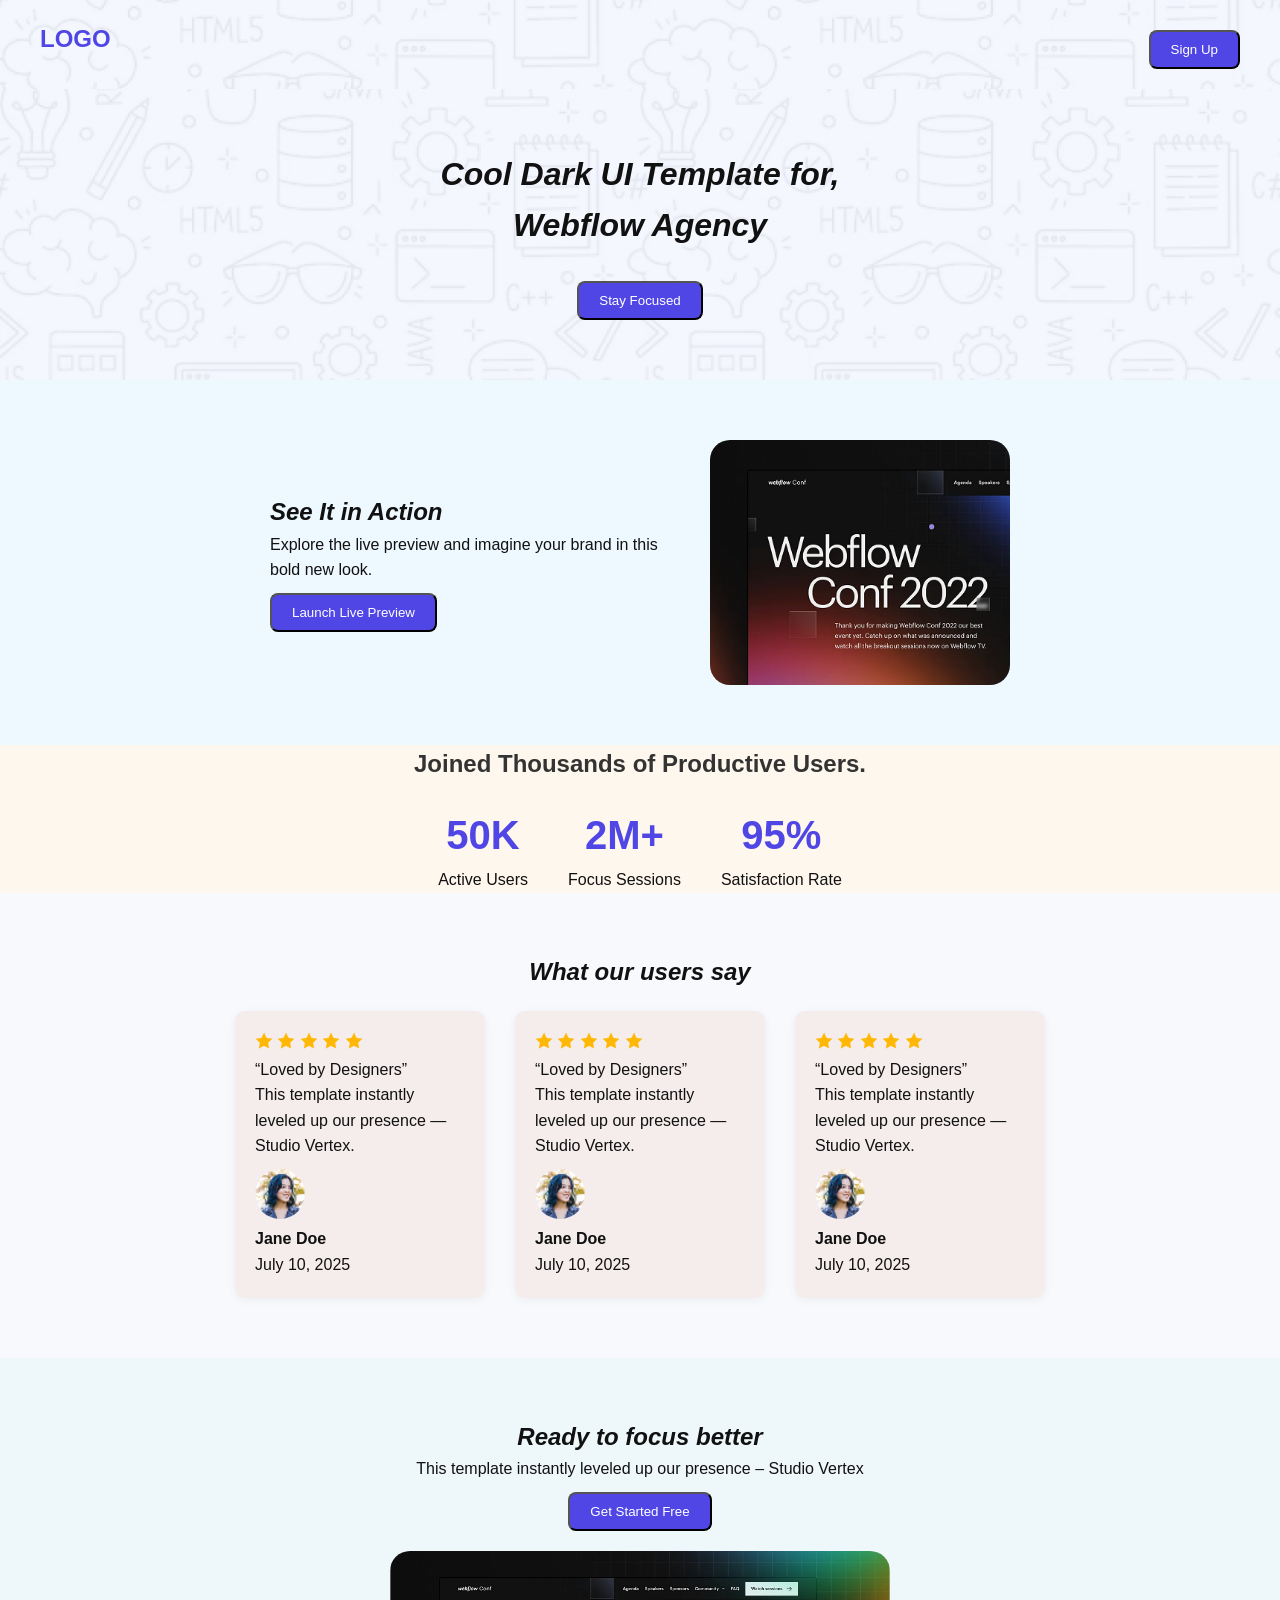
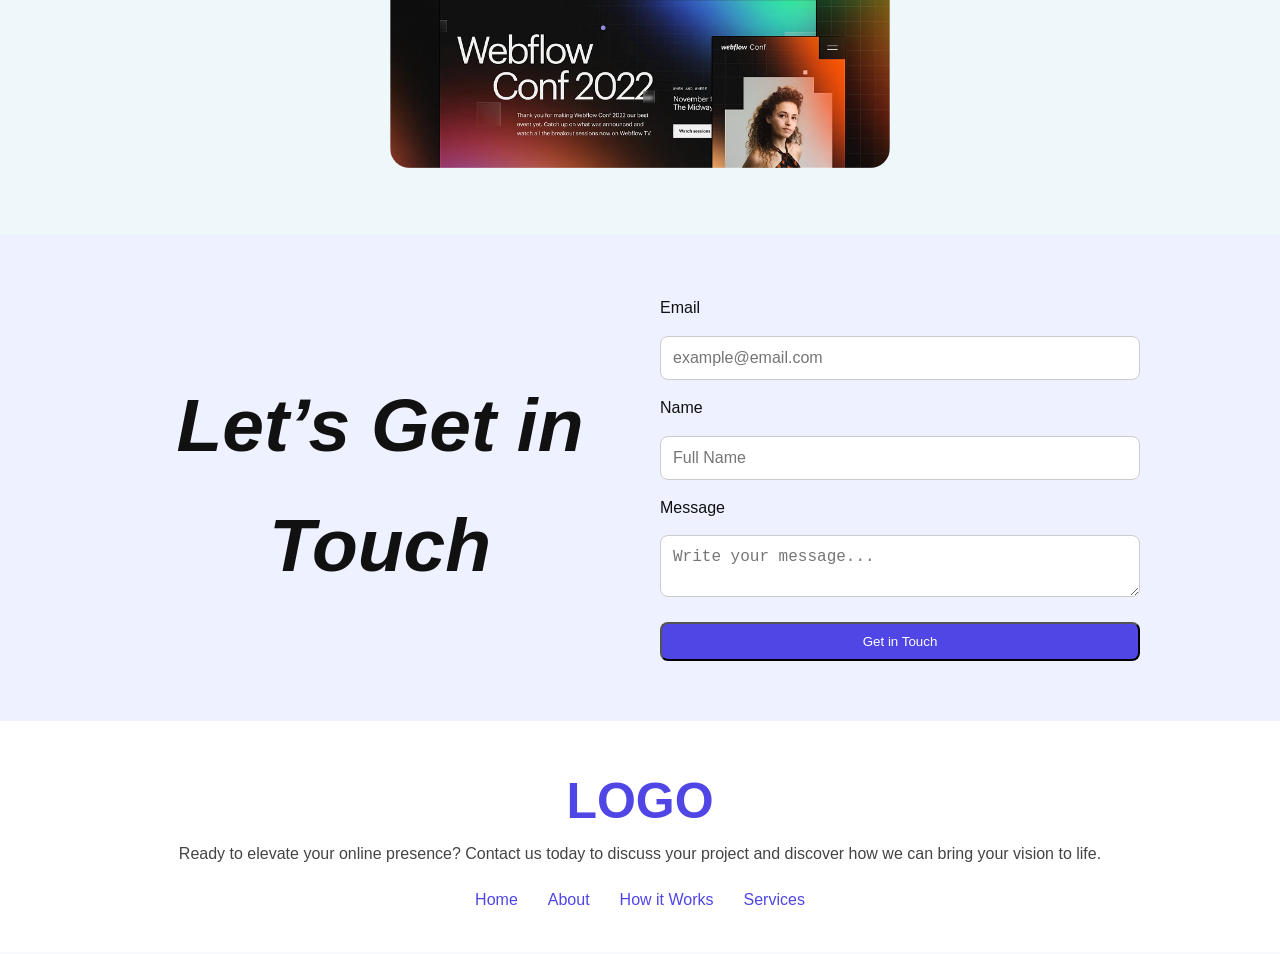
<file: index.html>
<!DOCTYPE html>
<html lang="en">
<head>
    <meta charset="UTF-8">
    <meta name="viewport" content="width=device-width, initial-scale=1.0">
    <title>Assignment1</title>
    <link rel="stylesheet" href="style.css">
</head>
<body>
    <header class="header">
        <div class="logo"> LOGO </div>
        <button class="btn">Sign Up</button>
    </header>

    <section class="section">
        <h1><i>Cool Dark UI Template for,<br>Webflow Agency</i></h1>
        <button class="btn">Stay Focused</button>
    </section>

    <section class="action">
        <div class="action2">
            <h2><i>See It in Action</i></h2>
            <p>Explore the live preview and imagine your brand in this bold new look.</p>
            <button class="btn">Launch Live Preview</button>
        </div>
        <img src="wc-mini.png" alt="wait please" class="action-pic">
    </section>

    <section class="productive">
  <div class="productive-content">
    <h2>Joined Thousands of Productive Users.</h2>
    <div class="productive-boxes">
      <div class="productive-box">
        <h3>50K</h3>
        <p>Active Users</p>
      </div>
      <div class="productive-box">
        <h3>2M+</h3>
        <p>Focus Sessions</p>
      </div>
      <div class="productive-box">
        <h3>95%</h3>
        <p>Satisfaction Rate</p>
      </div>
    </div>
  </div>
</section>


    <section class="reviews">
    <h2 style="text-align: center;"><i>What our users say</i></h2>
    <div class="review-container">
      <div class="review">
        <img src="icon-star.png" alt="star">
        <img src="icon-star.png" alt="star">
        <img src="icon-star.png" alt="star">
        <img src="icon-star.png" alt="star">
        <img src="icon-star.png" alt="star">
        <p>“Loved by Designers”</p>
        <p>This template instantly leveled up our presence — Studio Vertex.</p>
        <img src="avatar.png" alt="reviewer" class="reviewer-img">
       <p><strong>Jane Doe</strong></p>
       <p>July 10, 2025</p>
      </div>
      <div class="review">
        <img src="icon-star.png" alt="star">
        <img src="icon-star.png" alt="star">
        <img src="icon-star.png" alt="star">
        <img src="icon-star.png" alt="star">
        <img src="icon-star.png" alt="star">
        <p>“Loved by Designers”</p>
        <p>This template instantly leveled up our presence — Studio Vertex.</p>
        <img src="avatar.png" alt="reviewer" class="reviewer-img">
       <p><strong>Jane Doe</strong></p>
       <p>July 10, 2025</p>
      </div>
      <div class="review">
        <img src="icon-star.png" alt="star">
        <img src="icon-star.png" alt="star">
        <img src="icon-star.png" alt="star">
        <img src="icon-star.png" alt="star">
        <img src="icon-star.png" alt="star">
        <p>“Loved by Designers”</p>
        <p>This template instantly leveled up our presence — Studio Vertex.</p>
        <img src="avatar.png" alt="reviewer" class="reviewer-img">
       <p><strong>Jane Doe</strong></p>
       <p>July 10, 2025</p>
      </div>
    </div>
  </section>
  <section class="focus">
    <h2><i>Ready to focus better</i></h2>
    <p>This template instantly leveled up our presence – Studio Vertex</p>
    <button class="btn">Get Started Free</button><br>
    <img src="wc-big.png" alt="FOCUS" class="focus-image">
  </section>

   <section class="contact">
    <div class="contact-wrapper">
         <div class="contact-title">
      <h2><i>Let’s Get in Touch</i></h2>
    </div>
    <form>
      <label for="email">Email</label>
    <input id="email" type="email" placeholder="example@email.com" required>

    <label for="name">Name</label>
    <input id="name" type="text" placeholder="Full Name" required>

    <label for="message">Message</label>
    <textarea id="message" placeholder="Write your message..." required></textarea>
      <button class="btn" type="submit">Get in Touch</button>
    </form>
    </div>
  </section>

    <footer class="footer">
    <div class="logo" style="font-size: 50px;">LOGO</div>
    <p>Ready to elevate your online presence? Contact us today to discuss your project and discover how we can bring your vision to life.</p>
    <div class="footer-links">
      <a href="#">Home</a>
      <a href="#">About</a>
      <a href="#">How it Works</a>
      <a href="#">Services</a>
    </div>
  </footer>
</body>
</html>
</file>
<file: style.css>
* {
  margin: 0;
  padding: 0;
  box-sizing: border-box;
}

body {
  font-family: 'Arial', sans-serif;
  background-color: #f7f9fc;
  color: #111;
  line-height: 1.6;
}

a {
  text-decoration: none;
}

.btn {
  background-color: #4f46e5;
  color: #fff;
  padding: 10px 20px;
  border-radius: 8px;
  display: inline-block;
  margin-top: 10px;
}
.btn:hover {
  background-color: #3730a3;
  transform: scale(1.05);
  transition: all 0.3s ease;
}
.header {
  display: flex;
  justify-content: space-between;
  padding: 20px 40px;
  background-color: #fff;
  box-shadow: 0 2px 5px rgba(0,0,0,0.05);
   background: url('Hero-bg.png') no-repeat center center/cover;
}

.logo {
  font-weight: bold;
  font-size: 24px;
  color: #4f46e5;
}
.section {
  text-align: center;
  padding: 60px 20px;
  background-color: #f0f4ff;
  background: url('Hero-bg.png') no-repeat center center/cover;
}

.section h1 {
  font-size: 2rem;
  margin-bottom: 20px;
}
.action {
  display: flex;
  flex-wrap: wrap;
  align-items: center;
  padding: 60px 20px;
  justify-content: center;
  gap: 40px;
  background-color: rgb(238, 248, 255);
}

.action2 {
  max-width: 400px;
}

.action-pic{
  max-width: 300px;
  border-radius: 20px;
}
.productive-content {
  text-align: center;
  background-color: rgb(254, 247, 237);
}

.productive h2 {
  font-size: 24px;
  margin-bottom: 20px;
  color: #333;
}
.productive h3{
  font-size: 40px;
  color: #4f46e5;
}
.productive-boxes {
  display: flex;
  justify-content: center;
  gap: 40px;
}

.reviews {
  text-align: left ;
  padding: 60px 20px;
  background-color: #f7f9fc;
}

.review-container {
  display: flex;
  justify-content: center;
  gap: 30px;
  flex-wrap: wrap;
  margin-top: 20px;
}

.review {
  background-color: #f5ecec;
  border-radius: 10px;
  padding: 20px;
  width: 250px;
  box-shadow: 0 2px 10px rgba(0,0,0,0.05);
}
.reviewer-img {
  width: 50px;
  height: 50px;
  border-radius: 50%;
  margin-top: 10px;
  align-items: left;
}

.focus {
  text-align: center;
  padding: 60px 20px;
  background-color: #eef8fb;
}

.focus-image {
  max-width: 500px;
  margin-top: 20px;
  border-radius: 20px;
}
.contact {
  background-color: #eef1ff;
  padding: 60px 20px;
  text-align: center;
}
.contact-wrapper {
  display: flex;
  justify-content: space-between;
  align-items: flex-start;
  gap: 40px;
  max-width: 1000px;
  margin: auto;
  flex-wrap: wrap;
  text-align: left;
}
.contact-title {
  flex: 1;
  text-align: center;
  font-size: 50px;
  margin-bottom: 30px;
  margin-top: 70px;
}
.contact form {
  max-width: 500px;
  margin: auto;
  display: flex;
  flex-direction: column;
  gap: 15px;
  flex: 1;
}

.contact input,
.contact textarea {
  padding: 12px;
  border: 1px solid #ccc;
  border-radius: 8px;
  font-size: 16px;
}
.footer {
  padding: 40px 20px;
  text-align: center;
  background-color: #fff;
  color: #444;
}

.footer-links {
  margin-top: 20px;
  display: flex;
  justify-content: center;
  gap: 30px;
}

.footer-links a {
  color: #4f46e5;
}
</file>
